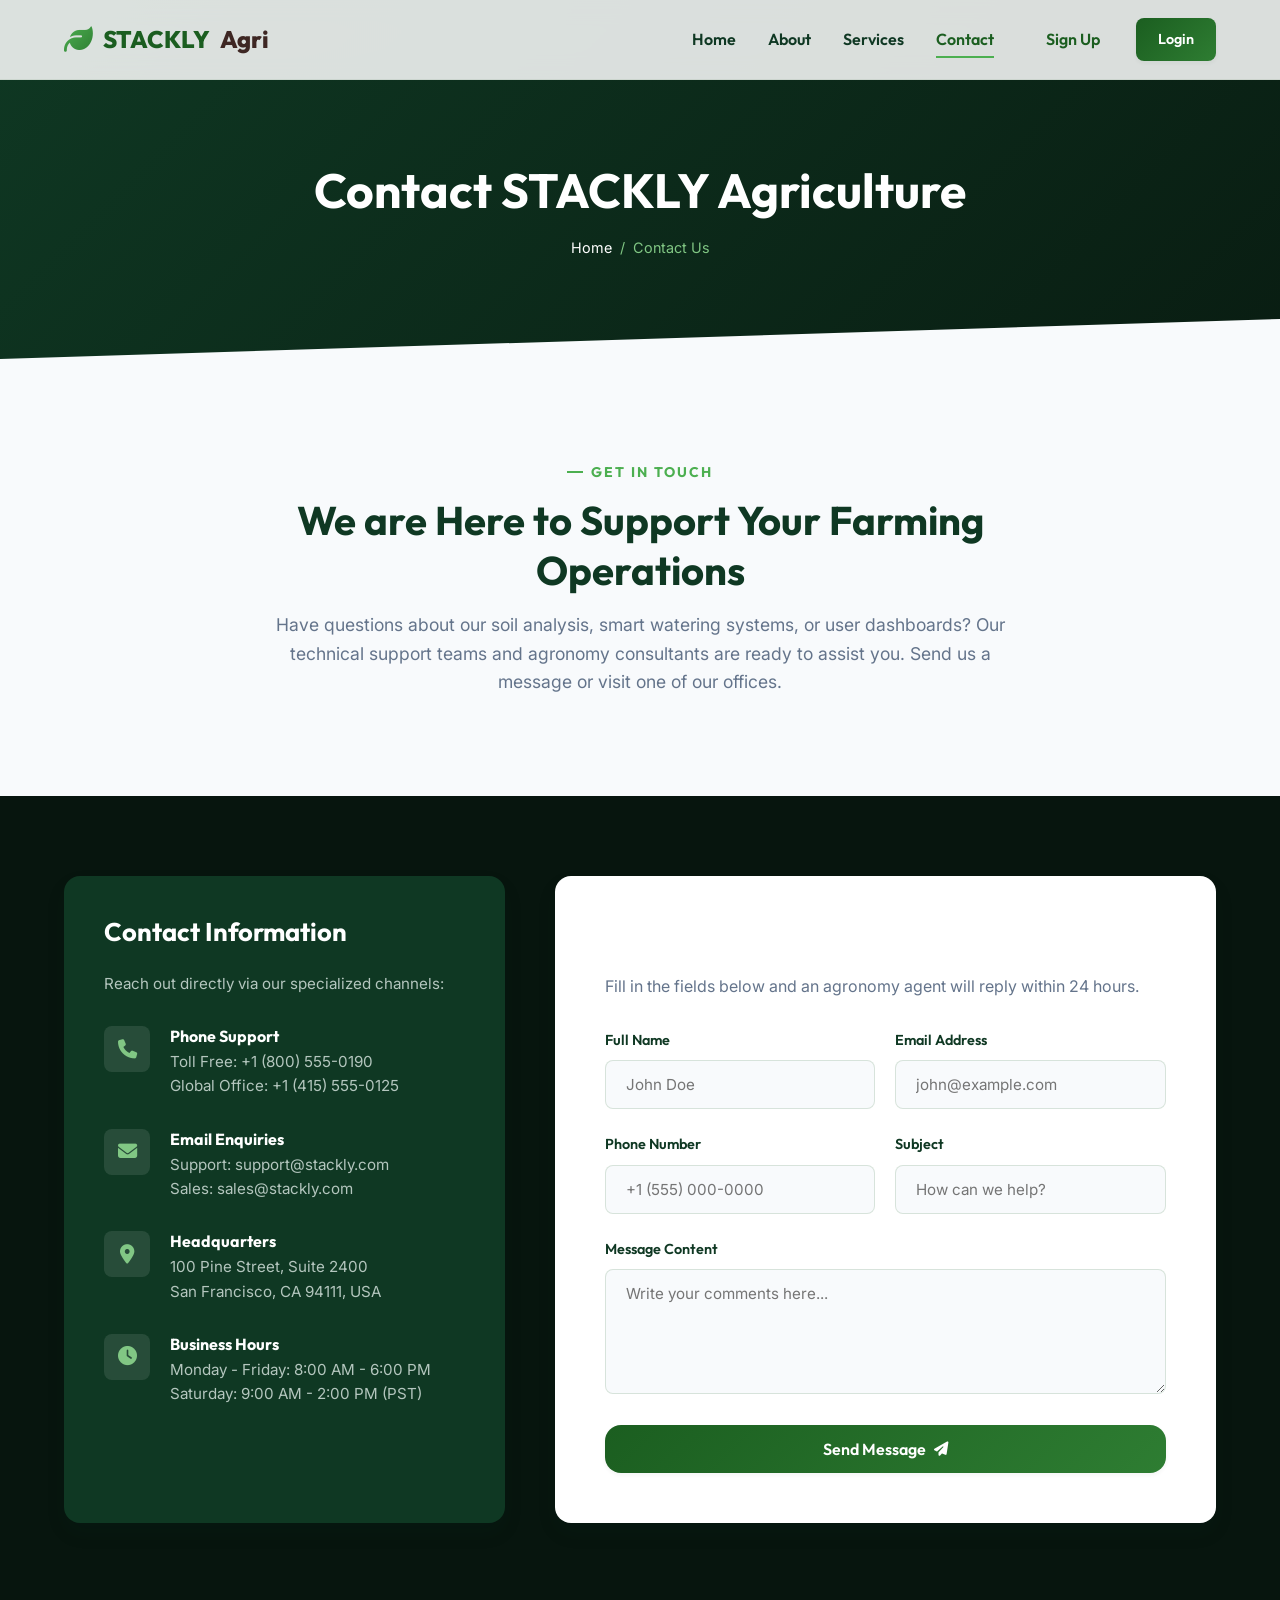
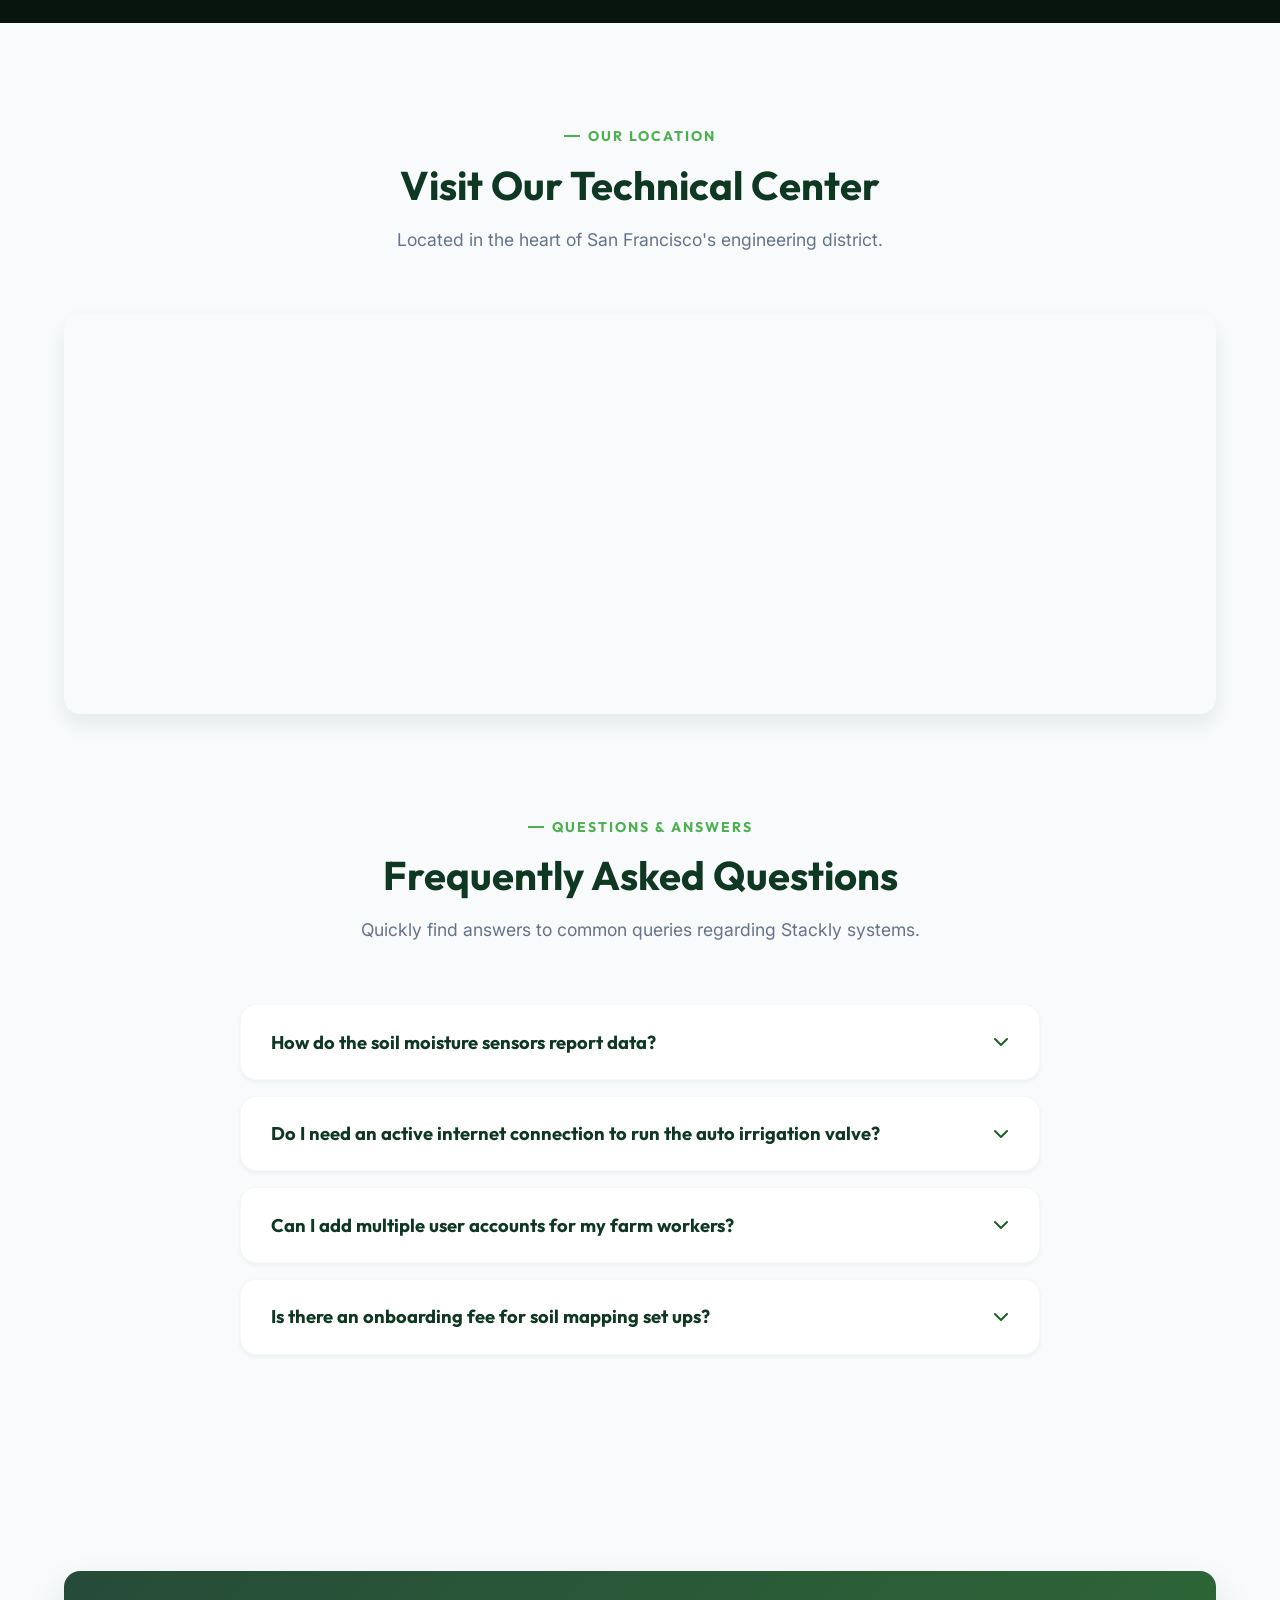
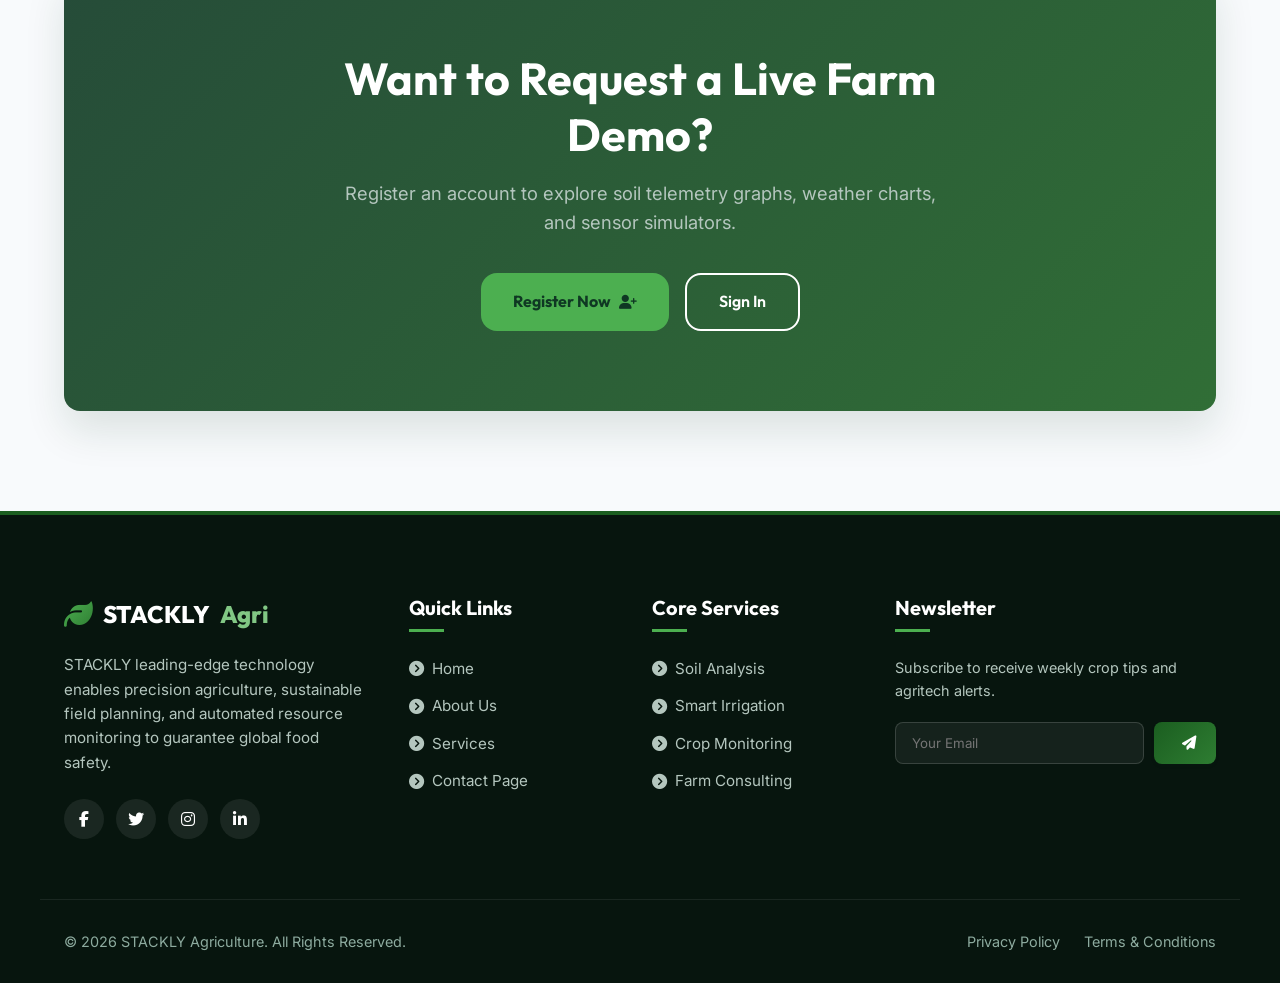
<file: contact.html>
<!DOCTYPE html>
<html lang="en">
<head>
    <meta charset="UTF-8">
    <meta name="viewport" content="width=device-width, initial-scale=1.0">
    <title>Contact Us - STACKLY Agriculture Solutions</title>
    <meta name="description" content="Reach out to STACKLY Agri. Contact us via phone, email, or visit our office. Read our FAQ for quick troubleshooting answers.">
    <!-- FontAwesome CDN -->
    <link rel="stylesheet" href="https://cdnjs.cloudflare.com/ajax/libs/font-awesome/6.4.0/css/all.min.css">
    <!-- CSS -->
    <link rel="stylesheet" href="css/style.css">
    <link rel="stylesheet" href="css/responsive.css">
</head>
<body>

    <!-- 1. NAVBAR -->
    <header class="header">
        <div class="container">
            <a href="index.html" class="logo">
                <i class="fa-solid fa-leaf"></i> STACKLY<span>Agri</span>
            </a>
            
            <nav class="navbar">
                <a href="index.html" class="nav-link">Home</a>
                <a href="about.html" class="nav-link">About</a>
                <a href="services.html" class="nav-link">Services</a>
                <a href="contact.html" class="nav-link active">Contact</a>
                <div class="nav-actions" id="nav-auth-actions">
                    <a href="signup.html" class="btn-nav-login">Sign Up</a>
                    <a href="login.html" class="btn btn-primary btn-nav-signup">Login</a>
                </div>
            </nav>

            <button class="hamburger" aria-label="Toggle Menu">
                <span></span>
                <span></span>
                <span></span>
            </button>
        </div>
    </header>

    <!-- 2. CONTACT HERO -->
    <section class="page-hero">
        <div class="container">
            <h1>Contact STACKLY Agriculture</h1>
            <div class="breadcrumbs">
                <a href="index.html">Home</a> / <span>Contact Us</span>
            </div>
        </div>
    </section>

    <!-- 3. CONTACT INTRODUCTION -->
    <section class="section reveal">
        <div class="container text-center" style="max-width: 800px; margin: 0 auto;">
            <span class="section-tag">Get in Touch</span>
            <h2 class="section-title">We are Here to Support Your Farming Operations</h2>
            <p class="section-desc">Have questions about our soil analysis, smart watering systems, or user dashboards? Our technical support teams and agronomy consultants are ready to assist you. Send us a message or visit one of our offices.</p>
        </div>
    </section>

    <!-- CONTACT CORE DETAILS (SECTIONS 4, 5, 6, 7 & FORM 8) -->
    <section class="section section-dark reveal" style="padding-top: 80px;">
        <div class="container contact-grid">
            
            <!-- Side Card with Info Blocks -->
            <div class="contact-info-card">
                <h3>Contact Information</h3>
                <p style="color: #B4C6BE; font-size: 0.95rem; margin-bottom: 30px;">Reach out directly via our specialized channels:</p>
                
                <div class="contact-details-list">
                    
                    <!-- 4. Phone Information -->
                    <div class="contact-detail-item">
                        <div class="contact-detail-icon"><i class="fa-solid fa-phone"></i></div>
                        <div class="contact-detail-text">
                            <h4>Phone Support</h4>
                            <p>Toll Free: +1 (800) 555-0190</p>
                            <p>Global Office: +1 (415) 555-0125</p>
                        </div>
                    </div>

                    <!-- 5. Email Information -->
                    <div class="contact-detail-item">
                        <div class="contact-detail-icon"><i class="fa-solid fa-envelope"></i></div>
                        <div class="contact-detail-text">
                            <h4>Email Enquiries</h4>
                            <p>Support: support@stackly.com</p>
                            <p>Sales: sales@stackly.com</p>
                        </div>
                    </div>

                    <!-- 6. Office Information -->
                    <div class="contact-detail-item">
                        <div class="contact-detail-icon"><i class="fa-solid fa-location-dot"></i></div>
                        <div class="contact-detail-text">
                            <h4>Headquarters</h4>
                            <p>100 Pine Street, Suite 2400</p>
                            <p>San Francisco, CA 94111, USA</p>
                        </div>
                    </div>

                    <!-- 7. Business Hours -->
                    <div class="contact-detail-item">
                        <div class="contact-detail-icon"><i class="fa-solid fa-clock"></i></div>
                        <div class="contact-detail-text">
                            <h4>Business Hours</h4>
                            <p>Monday - Friday: 8:00 AM - 6:00 PM</p>
                            <p>Saturday: 9:00 AM - 2:00 PM (PST)</p>
                        </div>
                    </div>

                </div>
            </div>

            <!-- 8. Contact Form Container -->
            <div class="form-container" style="color: var(--color-text-dark);">
                <div class="success-banner"></div>
                <h3 class="form-title">Send a Message</h3>
                <p class="form-subtitle">Fill in the fields below and an agronomy agent will reply within 24 hours.</p>
                
                <form id="contact-form" novalidate>
                    <div class="form-row">
                        <div class="form-group">
                            <label for="name" class="form-label">Full Name</label>
                            <input type="text" id="name" class="form-control" placeholder="John Doe" required>
                        </div>
                        <div class="form-group">
                            <label for="email" class="form-label">Email Address</label>
                            <input type="email" id="email" class="form-control" placeholder="john@example.com" required>
                        </div>
                    </div>
                    <div class="form-row">
                        <div class="form-group">
                            <label for="phone" class="form-label">Phone Number</label>
                            <input type="tel" id="phone" class="form-control" placeholder="+1 (555) 000-0000" required>
                        </div>
                        <div class="form-group">
                            <label for="subject" class="form-label">Subject</label>
                            <input type="text" id="subject" class="form-control" placeholder="How can we help?" required>
                        </div>
                    </div>
                    <div class="form-group">
                        <label for="message" class="form-label">Message Content</label>
                        <textarea id="message" rows="5" class="form-control" placeholder="Write your comments here..." required></textarea>
                    </div>
                    <button type="submit" class="btn btn-primary" style="width: 100%;">Send Message <i class="fa-solid fa-paper-plane"></i></button>
                </form>
            </div>

        </div>
    </section>

    <!-- 9. MAP SECTION -->
    <section class="section reveal" style="padding-bottom: 0;">
        <div class="container">
            <div class="section-header">
                <span class="section-tag">Our Location</span>
                <h2 class="section-title">Visit Our Technical Center</h2>
                <p class="section-desc">Located in the heart of San Francisco's engineering district.</p>
            </div>
            <div style="border-radius: var(--radius-md); overflow: hidden; box-shadow: var(--shadow-md); height: 400px; width: 100%;">
                <iframe 
                    src="https://www.google.com/maps?q=100+Pine+Street,+San+Francisco,+CA+94111&output=embed" 
                    width="100%" 
                    height="100%" 
                    style="border:0;" 
                    allowfullscreen="" 
                    loading="lazy">
                </iframe>
            </div>
        </div>
    </section>

    <!-- 10. FAQ ACCORDION SECTION -->
    <section class="section reveal">
        <div class="container">
            <div class="section-header">
                <span class="section-tag">Questions & Answers</span>
                <h2 class="section-title">Frequently Asked Questions</h2>
                <p class="section-desc">Quickly find answers to common queries regarding Stackly systems.</p>
            </div>
            
            <div class="faq-accordion">
                <!-- FAQ Item 1 -->
                <div class="faq-item">
                    <div class="faq-header">
                        <h3>How do the soil moisture sensors report data?</h3>
                        <span class="faq-icon"><i class="fa-solid fa-chevron-down"></i></span>
                    </div>
                    <div class="faq-content">
                        <p>Our field telemetry units connect to a local LoRa gateway node installed on your farm. The gateway transmits readings to Stackly databases using cellular links, updating your dashboard metrics every 15 minutes.</p>
                    </div>
                </div>

                <!-- FAQ Item 2 -->
                <div class="faq-item">
                    <div class="faq-header">
                        <h3>Do I need an active internet connection to run the auto irrigation valve?</h3>
                        <span class="faq-icon"><i class="fa-solid fa-chevron-down"></i></span>
                    </div>
                    <div class="faq-content">
                        <p>No. While the valves sync settings from the cloud when connected, they contain internal microcontrollers that execute pre-programmed scheduling rules locally even if connection is temporarily lost.</p>
                    </div>
                </div>

                <!-- FAQ Item 3 -->
                <div class="faq-item">
                    <div class="faq-header">
                        <h3>Can I add multiple user accounts for my farm workers?</h3>
                        <span class="faq-icon"><i class="fa-solid fa-chevron-down"></i></span>
                    </div>
                    <div class="faq-content">
                        <p>Yes. Registered Farm operators can configure access permissions for crew members, allowing workers to update task lists and read weather metrics without accessing budget details.</p>
                    </div>
                </div>

                <!-- FAQ Item 4 -->
                <div class="faq-item">
                    <div class="faq-header">
                        <h3>Is there an onboarding fee for soil mapping set ups?</h3>
                        <span class="faq-icon"><i class="fa-solid fa-chevron-down"></i></span>
                    </div>
                    <div class="faq-content">
                        <p>Standard registration includes basic set up checklists. Large scale field mappings involving drone flyovers feature custom quotes based on monitored acreage sizes.</p>
                    </div>
                </div>
            </div>
        </div>
    </section>

    <!-- 11. CALL TO ACTION (CTA) SECTION -->
    <section class="section reveal">
        <div class="container">
            <div class="cta-banner">
                <h2>Want to Request a Live Farm Demo?</h2>
                <p>Register an account to explore soil telemetry graphs, weather charts, and sensor simulators.</p>
                <div class="btn-group">
                    <a href="signup.html" class="btn btn-accent">Register Now <i class="fa-solid fa-user-plus"></i></a>
                    <a href="login.html" class="btn btn-outline-white">Sign In</a>
                </div>
            </div>
        </div>
    </section>

    <!-- 12. FOOTER -->
    <footer class="footer">
        <div class="container footer-grid">
            <div class="footer-widget footer-about">
                <a href="index.html" class="logo">
                    <i class="fa-solid fa-leaf"></i> STACKLY<span>Agri</span>
                </a>
                <p>STACKLY leading-edge technology enables precision agriculture, sustainable field planning, and automated resource monitoring to guarantee global food safety.</p>
                <div class="social-links">
                    <a href="404.html" class="social-btn"><i class="fa-brands fa-facebook-f"></i></a>
                    <a href="404.html" class="social-btn"><i class="fa-brands fa-twitter"></i></a>
                    <a href="404.html" class="social-btn"><i class="fa-brands fa-instagram"></i></a>
                    <a href="404.html" class="social-btn"><i class="fa-brands fa-linkedin-in"></i></a>
                </div>
            </div>

            <div class="footer-widget">
                <h3>Quick Links</h3>
                <ul class="footer-links-list">
                    <li><a href="index.html"><i class="fa-solid fa-circle-chevron-right"></i> Home</a></li>
                    <li><a href="about.html"><i class="fa-solid fa-circle-chevron-right"></i> About Us</a></li>
                    <li><a href="services.html"><i class="fa-solid fa-circle-chevron-right"></i> Services</a></li>
                    <li><a href="contact.html"><i class="fa-solid fa-circle-chevron-right"></i> Contact Page</a></li>
                </ul>
            </div>

            <div class="footer-widget">
                <h3>Core Services</h3>
                <ul class="footer-links-list">
                    <li><a href="services.html"><i class="fa-solid fa-circle-chevron-right"></i> Soil Analysis</a></li>
                    <li><a href="services.html"><i class="fa-solid fa-circle-chevron-right"></i> Smart Irrigation</a></li>
                    <li><a href="services.html"><i class="fa-solid fa-circle-chevron-right"></i> Crop Monitoring</a></li>
                    <li><a href="services.html"><i class="fa-solid fa-circle-chevron-right"></i> Farm Consulting</a></li>
                </ul>
            </div>

            <div class="footer-widget">
                <h3>Newsletter</h3>
                <p style="color: #B4C6BE; font-size: 0.9rem; margin-bottom: 20px;">Subscribe to receive weekly crop tips and agritech alerts.</p>
                <form class="newsletter-form" onsubmit="event.preventDefault(); alert('Subscribed!'); this.reset();">
                    <input type="email" placeholder="Your Email" class="newsletter-input" required>
                    <button type="submit" class="btn btn-primary newsletter-btn"><i class="fa-solid fa-paper-plane"></i></button>
                </form>
            </div>
        </div>

        <div class="container footer-bottom">
            <p>&copy; 2026 STACKLY Agriculture. All Rights Reserved.</p>
            <div class="footer-bottom-links">
                <a href="404.html">Privacy Policy</a>
                <a href="404.html">Terms & Conditions</a>
            </div>
        </div>
    </footer>

    <!-- JS Scripts -->
    <script src="js/auth.js"></script>
    <script src="js/forms.js"></script>
    <script src="js/main.js"></script>
</body>
</html>
</file>
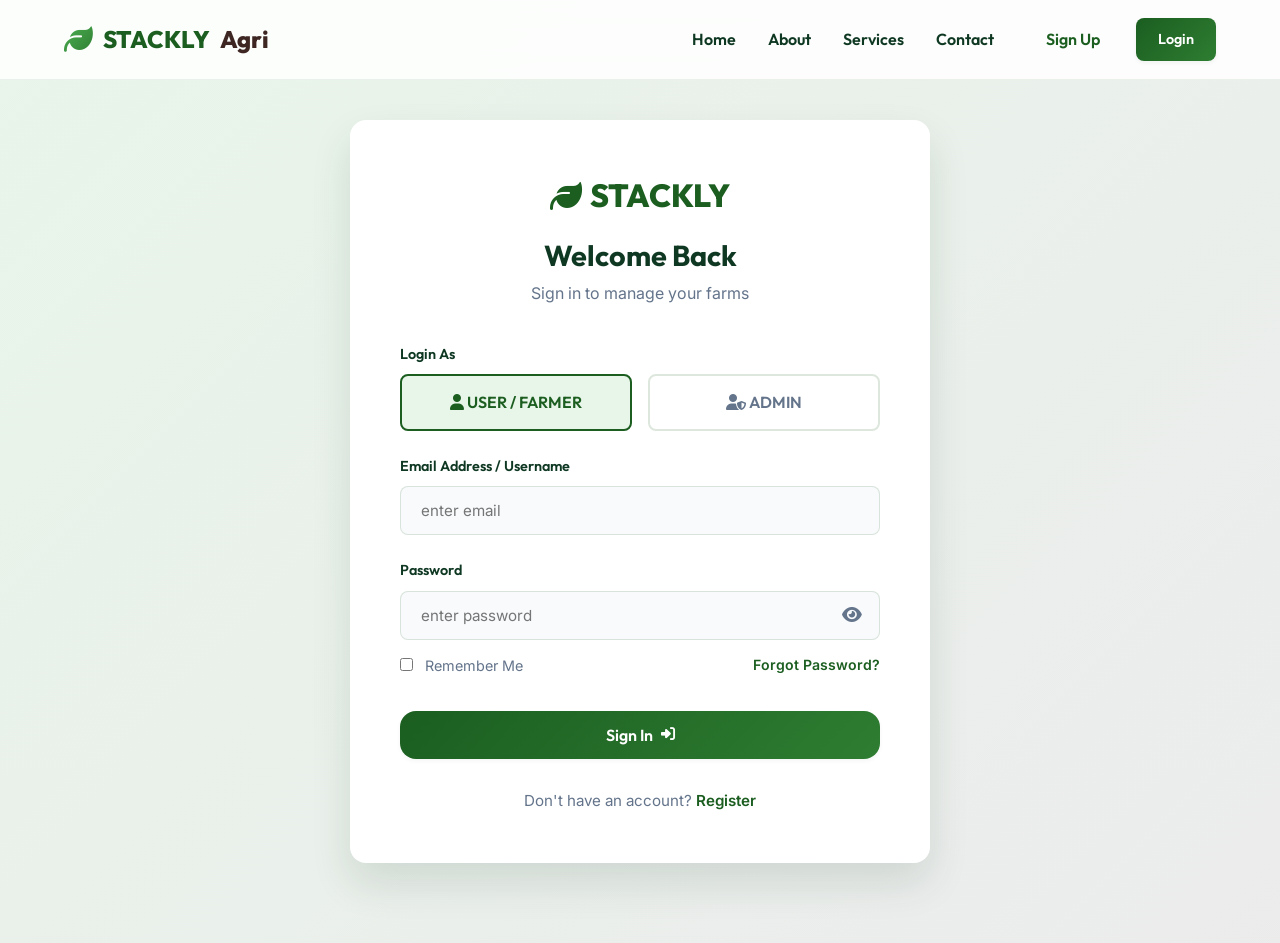
<file: login.html>
<!DOCTYPE html>
<html lang="en">
<head>
    <meta charset="UTF-8">
    <meta name="viewport" content="width=device-width, initial-scale=1.0">
    <title>Sign In - STACKLY Agriculture</title>
    <meta name="description" content="Access your STACKLY agriculture analytics. Log in as a User, Farmer, or Administrator.">
    <!-- FontAwesome CDN -->
    <link rel="stylesheet" href="https://cdnjs.cloudflare.com/ajax/libs/font-awesome/6.4.0/css/all.min.css">
    <!-- CSS -->
    <link rel="stylesheet" href="css/style.css">
    <link rel="stylesheet" href="css/responsive.css">
</head>
<body>

    <!-- NAVBAR -->
    <header class="header">
        <div class="container">
            <a href="index.html" class="logo">
                <i class="fa-solid fa-leaf"></i> STACKLY<span>Agri</span>
            </a>
            
            <nav class="navbar">
                <a href="index.html" class="nav-link">Home</a>
                <a href="about.html" class="nav-link">About</a>
                <a href="services.html" class="nav-link">Services</a>
                <a href="contact.html" class="nav-link">Contact</a>
                <div class="nav-actions" id="nav-auth-actions">
                    <a href="signup.html" class="btn-nav-login">Sign Up</a>
                    <a href="login.html" class="btn btn-primary btn-nav-signup">Login</a>
                </div>
            </nav>

            <button class="hamburger" aria-label="Toggle Menu">
                <span></span>
                <span></span>
                <span></span>
            </button>
        </div>
    </header>

    <!-- LOGIN CORE FORM WRAPPER -->
    <div class="auth-page-wrapper">
        <div class="auth-card reveal active">
            
            <div class="auth-header">
                <a href="index.html" class="auth-logo">
                    <i class="fa-solid fa-leaf"></i> STACKLY
                </a>
                <h2 class="auth-title">Welcome Back</h2>
                <p class="auth-subtitle">Sign in to manage your farms</p>
            </div>

            <!-- Login Error Display -->
            <div class="error-msg" id="login-error-alert" style="background-color: #FFEBEE; border-left: 4px solid #D32F2F; padding: 12px; margin-bottom: 20px; border-radius: var(--radius-sm); color: #C62828;"></div>

            <!-- Pre-fill Credentials helper block -->
         

            <form id="login-form" novalidate>
                
                <!-- Login Option Selection: Login As USER or ADMIN -->
                <div class="form-group">
                    <label class="form-label">Login As</label>
                    <div class="login-options-grid">
                        <div class="user-type-option">
                            <input type="radio" name="loginAs" id="login-user" value="user" checked>
                            <label for="login-user" class="user-type-label">
                                <i class="fa-solid fa-user"></i> USER / FARMER
                            </label>
                        </div>
                        <div class="user-type-option">
                            <input type="radio" name="loginAs" id="login-admin" value="admin">
                            <label for="login-admin" class="user-type-label">
                                <i class="fa-solid fa-user-shield"></i> ADMIN
                            </label>
                        </div>
                    </div>
                </div>

                <!-- Email field -->
                <div class="form-group">
                    <label for="email" class="form-label">Email Address / Username</label>
                    <input type="email" id="email" class="form-control" placeholder="enter email" required>
                </div>

                <!-- Password field -->
                <div class="form-group">
                    <label for="password" class="form-label">Password</label>
                    <div class="password-input-wrapper">
                        <input type="password" id="password" class="form-control" placeholder="enter password" required>
                        <button type="button" class="password-toggle-btn" tabindex="-1"><i class="fa-solid fa-eye"></i></button>
                    </div>
                </div>

                <!-- Remember Me and Forgot Password links -->
                <div class="form-group" style="display: flex; justify-content: space-between; align-items: center; margin-top: -10px;">
                    <label class="form-checkbox">
                        <input type="checkbox" id="rememberMe">
                        <span>Remember Me</span>
                    </label>
                    <a href="#" onclick="alert('Password reset link has been sent to your email.');" style="font-size: 0.88rem; color: var(--color-primary); font-weight: 600;">Forgot Password?</a>
                </div>

                <!-- Form Submit Button -->
                <button type="submit" class="btn btn-primary" style="width: 100%; margin-top: 10px;">
                    Sign In <i class="fa-solid fa-right-to-bracket"></i>
                </button>
            </form>

            <div class="auth-footer">
                Don't have an account? <a href="signup.html">Register</a>
            </div>

        </div>
    </div>

    <!-- JS Scripts -->
    <script src="js/auth.js"></script>
    <script src="js/forms.js"></script>
    <script src="js/main.js"></script>
</body>
</html>
</file>
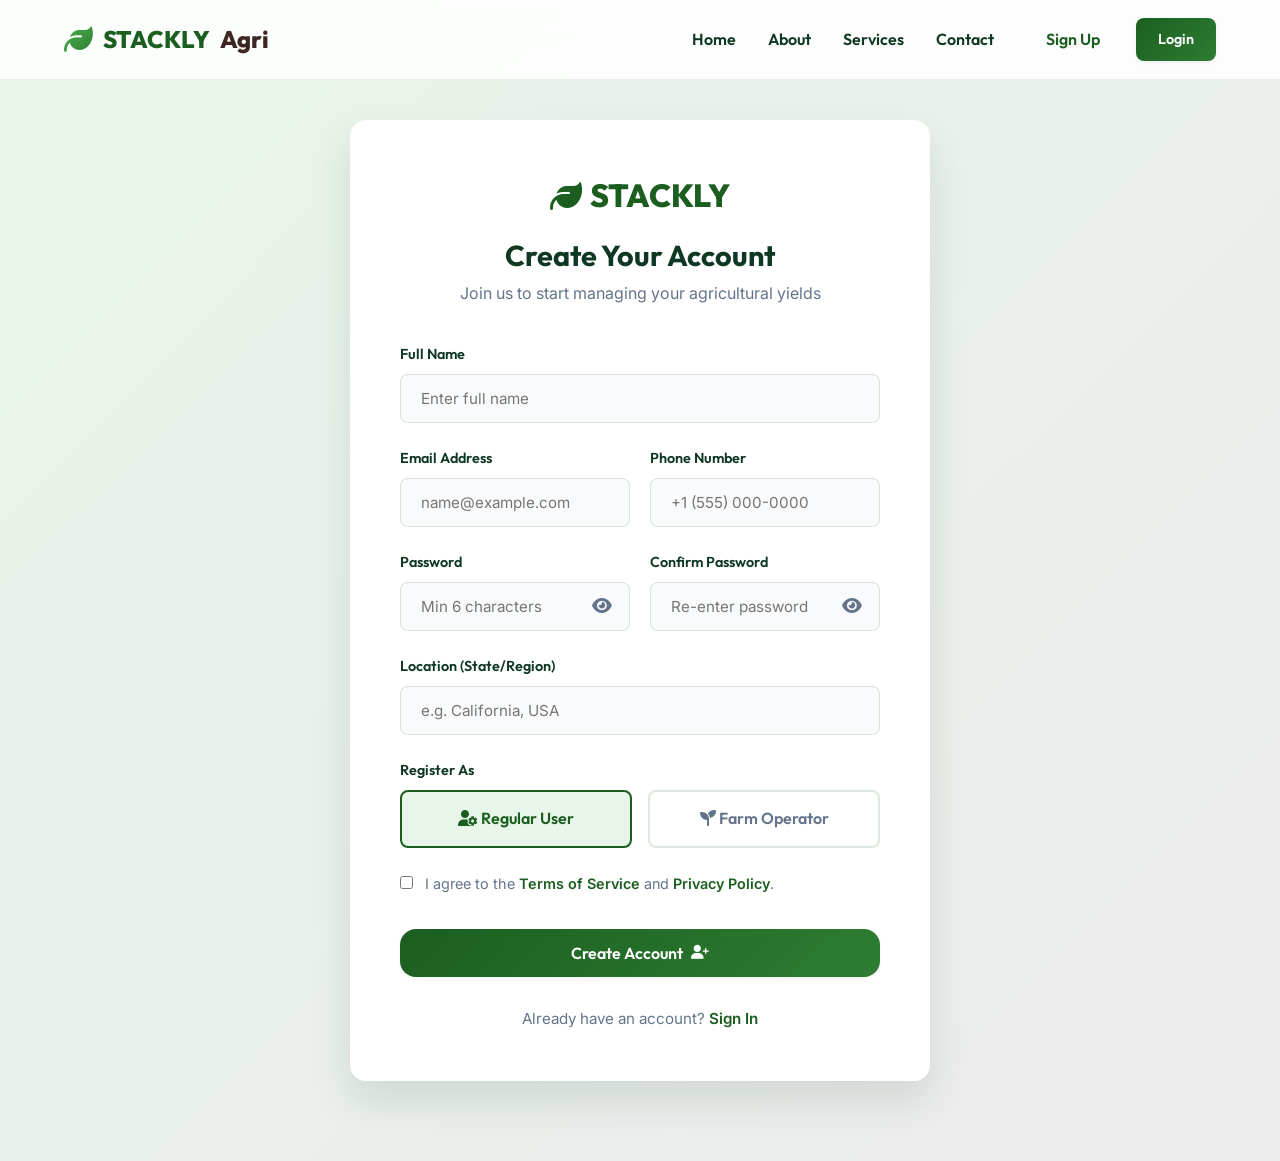
<file: signup.html>
<!DOCTYPE html>
<html lang="en">
<head>
    <meta charset="UTF-8">
    <meta name="viewport" content="width=device-width, initial-scale=1.0">
    <title>Register Account - STACKLY Agriculture</title>
    <meta name="description" content="Create your STACKLY account to access farm management dashboards, soil telemetry sensors, and automated irrigation.">
    <!-- FontAwesome CDN -->
    <link rel="stylesheet" href="https://cdnjs.cloudflare.com/ajax/libs/font-awesome/6.4.0/css/all.min.css">
    <!-- CSS -->
    <link rel="stylesheet" href="css/style.css">
    <link rel="stylesheet" href="css/responsive.css">
</head>
<body>

    <!-- NAVBAR (STICKY AND LOGO) -->
    <header class="header">
        <div class="container">
            <a href="index.html" class="logo">
                <i class="fa-solid fa-leaf"></i> STACKLY<span>Agri</span>
            </a>
            
            <nav class="navbar">
                <a href="index.html" class="nav-link">Home</a>
                <a href="about.html" class="nav-link">About</a>
                <a href="services.html" class="nav-link">Services</a>
                <a href="contact.html" class="nav-link">Contact</a>
                <div class="nav-actions" id="nav-auth-actions">
                    <a href="signup.html" class="btn-nav-login">Sign Up</a>
                    <a href="login.html" class="btn btn-primary btn-nav-signup">Login</a>
                </div>
            </nav>

            <button class="hamburger" aria-label="Toggle Menu">
                <span></span>
                <span></span>
                <span></span>
            </button>
        </div>
    </header>

    <!-- SIGN UP CORE FORM WRAPPER -->
    <div class="auth-page-wrapper">
        <div class="auth-card reveal active">
            
            <div class="auth-header">
                <a href="index.html" class="auth-logo">
                    <i class="fa-solid fa-leaf"></i> STACKLY
                </a>
                <h2 class="auth-title">Create Your Account</h2>
                <p class="auth-subtitle">Join us to start managing your agricultural yields</p>
            </div>

            <!-- Registration Success Banner -->
            <div class="success-banner" id="success-banner"></div>

            <form id="signup-form" novalidate>
                
                <!-- Full Name Field -->
                <div class="form-group">
                    <label for="fullname" class="form-label">Full Name</label>
                    <input type="text" id="fullname" class="form-control" placeholder="Enter full name" required>
                </div>

                <!-- Email & Phone Grouped Row -->
                <div class="form-row">
                    <div class="form-group">
                        <label for="email" class="form-label">Email Address</label>
                        <input type="email" id="email" class="form-control" placeholder="name@example.com" required>
                    </div>
                    <div class="form-group">
                        <label for="phone" class="form-label">Phone Number</label>
                        <input type="tel" id="phone" class="form-control" placeholder="+1 (555) 000-0000" required>
                    </div>
                </div>

                <!-- Password Fields Row -->
                <div class="form-row">
                    <div class="form-group">
                        <label for="password" class="form-label">Password</label>
                        <div class="password-input-wrapper">
                            <input type="password" id="password" class="form-control" placeholder="Min 6 characters" required>
                            <button type="button" class="password-toggle-btn" tabindex="-1"><i class="fa-solid fa-eye"></i></button>
                        </div>
                    </div>
                    <div class="form-group">
                        <label for="confirmPassword" class="form-label">Confirm Password</label>
                        <div class="password-input-wrapper">
                            <input type="password" id="confirmPassword" class="form-control" placeholder="Re-enter password" required>
                            <button type="button" class="password-toggle-btn" tabindex="-1"><i class="fa-solid fa-eye"></i></button>
                        </div>
                    </div>
                </div>

                <!-- Location Field -->
                <div class="form-group">
                    <label for="location" class="form-label">Location (State/Region)</label>
                    <input type="text" id="location" class="form-control" placeholder="e.g. California, USA" required>
                </div>

                <!-- User Type Selection (User / Farmer) -->
                <div class="form-group">
                    <label class="form-label">Register As</label>
                    <div class="user-type-switch-wrapper">
                        <div class="user-type-option">
                            <input type="radio" name="userType" id="type-user" value="user" checked>
                            <label for="type-user" class="user-type-label">
                                <i class="fa-solid fa-user-gear"></i> Regular User
                            </label>
                        </div>
                        <div class="user-type-option">
                            <input type="radio" name="userType" id="type-farmer" value="farmer">
                            <label for="type-farmer" class="user-type-label">
                                <i class="fa-solid fa-seedling"></i> Farm Operator
                            </label>
                        </div>
                    </div>
                </div>

                <!-- Terms and Conditions checkbox -->
                <div class="form-group">
                    <label class="form-checkbox">
                        <input type="checkbox" id="terms" required>
                        <span>I agree to the <a href="#">Terms of Service</a> and <a href="#">Privacy Policy</a>.</span>
                    </label>
                </div>

                <!-- Form Submit Button -->
                <button type="submit" class="btn btn-primary" style="width: 100%; margin-top: 10px;">
                    Create Account <i class="fa-solid fa-user-plus"></i>
                </button>
            </form>

            <div class="auth-footer">
                Already have an account? <a href="login.html">Sign In</a>
            </div>

        </div>
    </div>

    <!-- JS Scripts -->
    <script src="js/auth.js"></script>
    <script src="js/forms.js"></script>
    <script src="js/main.js"></script>
</body>
</html>
</file>
<file: css/style.css>
/* ==========================================================================
   STACKLY AGRICULTURE DESIGN SYSTEM - CSS
   ========================================================================== */

/* Import Google Fonts */
@import url('https://fonts.googleapis.com/css2?family=Inter:wght@300;400;500;600;700&family=Outfit:wght@300;400;500;600;700;800&display=swap');

:root {
    /* Color Palette */
    --color-primary-dark: #0F3823;    /* Deep Forest Green */
    --color-primary: #1B5E20;         /* Dark Agriculture Green */
    --color-primary-light: #2E7D32;   /* Agriculture Green */
    --color-accent: #4CAF50;          /* Vibrant Green */
    --color-accent-light: #81C784;    /* Mint Green */
    --color-mint-pale: #E8F5E9;       /* Light Pale Green */
    --color-earth-dark: #3E2723;      /* Dark Soil Brown */
    --color-earth: #5D4037;           /* Earth Brown */
    --color-earth-light: #8D6E63;     /* Light Soil Tone */
    --color-warm-gold: #F57F17;       /* Sun/Crop Gold */
    --color-text-dark: #1E293B;       /* Dark Slate Text */
    --color-text-muted: #64748B;      /* Gray Slate Text */
    --color-bg-light: #F8FAFC;        /* Light Background */
    --color-bg-white: #FFFFFF;        /* White Card Background */
    --color-bg-dark: #07150E;         /* Premium Dark Green Background */
    --color-bg-dark-card: #12281D;    /* Dark Card Background */
    
    /* Font Definitions */
    --font-heading: 'Outfit', sans-serif;
    --font-body: 'Inter', sans-serif;
    
    /* Shadows */
    --shadow-sm: 0 2px 4px rgba(15, 56, 35, 0.05);
    --shadow-md: 0 10px 20px rgba(15, 56, 35, 0.08);
    --shadow-lg: 0 20px 40px rgba(15, 56, 35, 0.12);
    --shadow-glow: 0 0 25px rgba(76, 175, 80, 0.35);
    
    /* Borders & Transitions */
    --radius-sm: 8px;
    --radius-md: 16px;
    --radius-lg: 24px;
    --radius-full: 9999px;
    
    --transition-fast: 0.2s cubic-bezier(0.4, 0, 0.2, 1);
    --transition-smooth: 0.4s cubic-bezier(0.4, 0, 0.2, 1);
    --transition-bounce: 0.5s cubic-bezier(0.68, -0.6, 0.32, 1.6);
    
    /* Layout Sizes */
    --navbar-height: 80px;
    --container-width: 1200px;
}

/* ==========================================================================
   Resets and Global Settings
   ========================================================================== */
* {
    margin: 0;
    padding: 0;
    box-sizing: border-box;
}

html {
    scroll-behavior: smooth;
    font-size: 16px;
}

body {
    font-family: var(--font-body);
    background-color: var(--color-bg-light);
    color: var(--color-text-dark);
    line-height: 1.6;
    overflow-x: hidden;
}

h1, h2, h3, h4, h5, h6 {
    font-family: var(--font-heading);
    color: var(--color-primary-dark);
    font-weight: 700;
    line-height: 1.25;
}

a {
    text-decoration: none;
    color: inherit;
    transition: var(--transition-fast);
}

img {
    max-width: 100%;
    height: auto;
    display: block;
}

li {
    list-style: none;
}

/* ==========================================================================
   Animations
   ========================================================================== */
@keyframes fadeIn {
    from { opacity: 0; }
    to { opacity: 1; }
}

@keyframes slideUp {
    from {
        opacity: 0;
        transform: translateY(30px);
    }
    to {
        opacity: 1;
        transform: translateY(0);
    }
}

@keyframes float {
    0%, 100% { transform: translateY(0); }
    50% { transform: translateY(-10px); }
}

@keyframes floatReverse {
    0%, 100% { transform: translateY(0); }
    50% { transform: translateY(10px); }
}

@keyframes shimmer {
    0% { background-position: -200% 0; }
    100% { background-position: 200% 0; }
}

@keyframes pulseGlow {
    0%, 100% { box-shadow: 0 0 15px rgba(76, 175, 80, 0.2); }
    50% { box-shadow: 0 0 30px rgba(76, 175, 80, 0.5); }
}

.animate-fade-in {
    animation: fadeIn 1s ease-out forwards;
}

.animate-slide-up {
    animation: slideUp 0.8s cubic-bezier(0.25, 1, 0.5, 1) forwards;
}

.animate-float {
    animation: float 4s ease-in-out infinite;
}

/* Scroll Animation States */
.reveal {
    opacity: 0;
    transform: translateY(40px);
    transition: all 0.8s cubic-bezier(0.25, 1, 0.5, 1);
}

.reveal.active {
    opacity: 1;
    transform: translateY(0);
}

/* ==========================================================================
   Common Utilities
   ========================================================================== */
.container {
    max-width: var(--container-width);
    margin: 0 auto;
    padding: 0 24px;
    width: 100%;
}

.section {
    padding: 100px 0;
}

.section-dark {
    background-color: var(--color-bg-dark);
    color: var(--color-bg-light);
}

.section-dark h2, 
.section-dark h3,
.section-dark h4 {
    color: #FFFFFF;
}

.text-center {
    text-align: center;
}

/* Headers */
.section-header {
    max-width: 650px;
    margin: 0 auto 60px auto;
    text-align: center;
}

.section-tag {
    font-size: 0.875rem;
    text-transform: uppercase;
    font-family: var(--font-heading);
    letter-spacing: 2px;
    font-weight: 700;
    color: var(--color-accent);
    display: inline-block;
    margin-bottom: 12px;
    position: relative;
    padding-left: 24px;
}

.section-tag::before {
    content: '';
    position: absolute;
    left: 0;
    top: 50%;
    transform: translateY(-50%);
    width: 16px;
    height: 2px;
    background-color: var(--color-accent);
}

.section-title {
    font-size: 2.5rem;
    margin-bottom: 16px;
    position: relative;
}

.section-desc {
    color: var(--color-text-muted);
    font-size: 1.1rem;
}

.section-dark .section-desc {
    color: #B4C6BE;
}

/* Grid Layouts */
.grid-2 {
    display: grid;
    grid-template-columns: repeat(2, 1fr);
    gap: 40px;
    align-items: center;
}

.grid-3 {
    display: grid;
    grid-template-columns: repeat(3, 1fr);
    gap: 30px;
}

.grid-4 {
    display: grid;
    grid-template-columns: repeat(4, 1fr);
    gap: 24px;
}

/* Buttons */
.btn-group {
    display: flex;
    gap: 16px;
    flex-wrap: wrap;
}

.btn {
    display: inline-flex;
    align-items: center;
    justify-content: center;
    padding: 14px 32px;
    font-family: var(--font-heading);
    font-size: 1rem;
    font-weight: 600;
    border-radius: var(--radius-md);
    cursor: pointer;
    transition: var(--transition-fast);
    position: relative;
    overflow: hidden;
    z-index: 1;
    border: none;
    outline: none;
}

.btn::after {
    content: '';
    position: absolute;
    top: 0;
    left: 0;
    width: 100%;
    height: 100%;
    background: rgba(255, 255, 255, 0.1);
    transform: scaleX(0);
    transform-origin: right;
    transition: transform 0.4s ease;
    z-index: -1;
}

.btn:hover::after {
    transform: scaleX(1);
    transform-origin: left;
}

.btn:hover {
    transform: translateY(-3px);
}

.btn-primary {
    background: linear-gradient(135deg, var(--color-primary), var(--color-primary-light));
    color: var(--color-bg-white);
    box-shadow: var(--shadow-sm);
}

.btn-primary:hover {
    box-shadow: 0 8px 16px rgba(27, 94, 32, 0.3);
}

.btn-secondary {
    background: linear-gradient(135deg, var(--color-earth), var(--color-earth-dark));
    color: var(--color-bg-white);
}

.btn-secondary:hover {
    box-shadow: 0 8px 16px rgba(93, 64, 55, 0.3);
}

.btn-accent {
    background: var(--color-accent);
    color: var(--color-primary-dark);
    font-weight: 700;
}

.btn-accent:hover {
    box-shadow: var(--shadow-glow);
}

.btn-outline {
    background: transparent;
    border: 2px solid var(--color-primary-light);
    color: var(--color-primary);
}

.btn-outline:hover {
    background: var(--color-primary-light);
    color: #FFFFFF;
}

.btn-outline-white {
    background: transparent;
    border: 2px solid #FFFFFF;
    color: #FFFFFF;
}

.btn-outline-white:hover {
    background: #FFFFFF;
    color: var(--color-primary-dark);
}

.btn i {
    margin-left: 8px;
    font-size: 0.9rem;
    transition: transform 0.3s ease;
}

.btn:hover i {
    transform: translateX(4px);
}

/* ==========================================================================
   Header and Navigation Bar
   ========================================================================== */
.header {
    position: fixed;
    top: 0;
    left: 0;
    width: 100%;
    height: var(--navbar-height);
    background-color: rgba(255, 255, 255, 0.85);
    backdrop-filter: blur(12px);
    -webkit-backdrop-filter: blur(12px);
    z-index: 1000;
    transition: var(--transition-smooth);
    border-bottom: 1px solid rgba(27, 94, 32, 0.08);
}

.header.sticky {
    height: 70px;
    background-color: var(--color-bg-white);
    box-shadow: var(--shadow-md);
    border-bottom: 1px solid rgba(27, 94, 32, 0.05);
}

.header .container {
    display: flex;
    align-items: center;
    justify-content: space-between;
    height: 100%;
}

.logo {
    display: flex;
    align-items: center;
    gap: 10px;
    font-family: var(--font-heading);
    font-size: 1.5rem;
    font-weight: 800;
    color: var(--color-primary);
}

.logo i {
    font-size: 1.8rem;
    background: linear-gradient(135deg, var(--color-accent), var(--color-primary-light));
    -webkit-background-clip: text;
    -webkit-text-fill-color: transparent;
}

.logo span {
    color: var(--color-earth-dark);
}

.navbar {
    display: flex;
    align-items: center;
    gap: 32px;
}

.nav-link {
    font-family: var(--font-heading);
    font-weight: 600;
    font-size: 1rem;
    color: var(--color-primary-dark);
    position: relative;
    padding: 6px 0;
}

.nav-link::after {
    content: '';
    position: absolute;
    bottom: 0;
    left: 0;
    width: 0;
    height: 2px;
    background-color: var(--color-accent);
    transition: var(--transition-fast);
}

.nav-link:hover {
    color: var(--color-accent);
}

.nav-link:hover::after,
.nav-link.active::after {
    width: 100%;
}

.nav-link.active {
    color: var(--color-primary);
}

/* Nav Actions (CTA buttons in Navbar) */
.nav-actions {
    display: flex;
    align-items: center;
    gap: 16px;
}

.btn-nav-login {
    font-family: var(--font-heading);
    font-weight: 600;
    color: var(--color-primary);
    padding: 10px 20px;
}

.btn-nav-login:hover {
    color: var(--color-accent);
}

.btn-nav-signup {
    padding: 10px 22px;
    border-radius: var(--radius-sm);
    font-size: 0.9rem;
}

/* Hamburger Menu */
.hamburger {
    display: none;
    flex-direction: column;
    justify-content: space-between;
    width: 24px;
    height: 18px;
    background: transparent;
    border: none;
    cursor: pointer;
    z-index: 1001;
}

.hamburger span {
    width: 100%;
    height: 2px;
    background-color: var(--color-primary-dark);
    border-radius: 4px;
    transition: all 0.3s ease;
}

/* Mobile Menu Open State */
.hamburger.open span:nth-child(1) {
    transform: rotate(45deg) translate(5px, 6px);
}

.hamburger.open span:nth-child(2) {
    opacity: 0;
}

.hamburger.open span:nth-child(3) {
    transform: rotate(-45deg) translate(5px, -6px);
}

/* ==========================================================================
   Hero Section
   ========================================================================== */
.hero {
    min-height: 100vh;
    padding-top: var(--navbar-height);
    background: linear-gradient(135deg, rgba(248, 250, 252, 0.95), rgba(232, 245, 233, 0.7)), 
                url('https://images.unsplash.com/photo-1500937386664-56d15943747d?auto=format&fit=crop&w=1920&q=80') no-repeat center center/cover;
    display: flex;
    align-items: center;
    position: relative;
    overflow: hidden;
}

.hero::before {
    content: '';
    position: absolute;
    bottom: -1px;
    left: 0;
    width: 100%;
    height: 100px;
    background: linear-gradient(to top right, var(--color-bg-light) 49%, transparent 50%);
    z-index: 2;
}

.hero-content {
    max-width: 650px;
    z-index: 3;
}

.hero-tag {
    display: inline-flex;
    align-items: center;
    gap: 8px;
    background-color: var(--color-mint-pale);
    color: var(--color-primary);
    padding: 8px 18px;
    border-radius: var(--radius-full);
    font-weight: 700;
    font-size: 0.9rem;
    margin-bottom: 24px;
    border: 1px solid rgba(27, 94, 32, 0.15);
}

.hero-title {
    font-size: 3.5rem;
    font-weight: 800;
    line-height: 1.15;
    margin-bottom: 20px;
    color: var(--color-primary-dark);
}

.hero-title span {
    background: linear-gradient(135deg, var(--color-primary-light), var(--color-earth-light));
    -webkit-background-clip: text;
    -webkit-text-fill-color: transparent;
}

.hero-desc {
    font-size: 1.2rem;
    color: var(--color-text-muted);
    margin-bottom: 36px;
}

.hero-image-container {
    position: relative;
    height: 550px;
    width: 100%;
    display: flex;
    justify-content: center;
    align-items: center;
}

.hero-img-backdrop {
    position: absolute;
    width: 80%;
    height: 80%;
    background: linear-gradient(135deg, var(--color-accent-light), var(--color-primary-dark));
    border-radius: 30% 70% 70% 30% / 30% 30% 70% 70%;
    filter: blur(40px);
    opacity: 0.35;
    animation: float 6s ease-in-out infinite;
}

.hero-img-frame {
    width: 85%;
    height: 85%;
    border-radius: var(--radius-lg);
    overflow: hidden;
    box-shadow: var(--shadow-lg);
    z-index: 2;
    border: 8px solid var(--color-bg-white);
    transform: rotate(2deg);
    transition: transform 0.5s ease;
}

.hero-img-frame:hover {
    transform: rotate(0) scale(1.02);
}

.hero-img-frame img {
    width: 100%;
    height: 100%;
    object-fit: cover;
}

/* ==========================================================================
   Home Section Components
   ========================================================================== */

/* Welcome to STACKLY & About Solutions */
.welcome-grid {
    display: grid;
    grid-template-columns: 1.1fr 0.9fr;
    gap: 60px;
    align-items: center;
}

.image-stack {
    position: relative;
    height: 480px;
}

.image-stack-large {
    width: 80%;
    height: 80%;
    border-radius: var(--radius-md);
    overflow: hidden;
    box-shadow: var(--shadow-md);
}

.image-stack-large img {
    width: 100%;
    height: 100%;
    object-fit: cover;
}

.image-stack-small {
    position: absolute;
    bottom: 0;
    right: 0;
    width: 50%;
    height: 50%;
    border-radius: var(--radius-md);
    overflow: hidden;
    box-shadow: var(--shadow-lg);
    border: 6px solid var(--color-bg-white);
}

.image-stack-small img {
    width: 100%;
    height: 100%;
    object-fit: cover;
}

/* Counter / Stats Section */
.stats-bar {
    background: linear-gradient(135deg, var(--color-primary-dark), #092014);
    color: #FFFFFF;
    padding: 60px 0;
    position: relative;
    z-index: 10;
    margin-top: -50px;
    border-radius: var(--radius-md);
    box-shadow: var(--shadow-lg);
}

.stat-item {
    text-align: center;
}

.stat-number {
    font-size: 3.5rem;
    font-weight: 800;
    color: var(--color-accent);
    font-family: var(--font-heading);
    margin-bottom: 6px;
    display: block;
}

.stat-title {
    font-size: 1rem;
    text-transform: uppercase;
    letter-spacing: 1px;
    color: #B4C6BE;
}

/* Smart Farming & Modern Tech Features */
.features-grid {
    display: grid;
    grid-template-columns: repeat(3, 1fr);
    gap: 30px;
    margin-top: 40px;
}

.feature-item {
    background: var(--color-bg-white);
    padding: 40px 32px;
    border-radius: var(--radius-md);
    box-shadow: var(--shadow-sm);
    transition: var(--transition-smooth);
    border-top: 4px solid transparent;
}

.feature-item:hover {
    transform: translateY(-8px);
    box-shadow: var(--shadow-lg);
    border-top-color: var(--color-accent);
}

.feature-icon-wrapper {
    width: 60px;
    height: 60px;
    background-color: var(--color-mint-pale);
    color: var(--color-primary);
    border-radius: var(--radius-sm);
    display: flex;
    align-items: center;
    justify-content: center;
    font-size: 1.5rem;
    margin-bottom: 24px;
    transition: var(--transition-fast);
}

.feature-item:hover .feature-icon-wrapper {
    background-color: var(--color-primary);
    color: #FFFFFF;
}

.feature-item h3 {
    margin-bottom: 12px;
    font-size: 1.35rem;
}

.feature-item p {
    color: var(--color-text-muted);
}

/* Key Services Grid */
.service-card {
    background: var(--color-bg-white);
    border-radius: var(--radius-md);
    overflow: hidden;
    box-shadow: var(--shadow-sm);
    transition: var(--transition-smooth);
    display: flex;
    flex-direction: column;
    height: 100%;
}

.service-card:hover {
    transform: translateY(-10px);
    box-shadow: var(--shadow-lg);
}

.service-card-img {
    height: 220px;
    overflow: hidden;
    position: relative;
}

.service-card-img img {
    width: 100%;
    height: 100%;
    object-fit: cover;
    transition: transform 0.5s ease;
}

.service-card:hover .service-card-img img {
    transform: scale(1.08);
}

.service-card-badge {
    position: absolute;
    top: 20px;
    right: 20px;
    background-color: var(--color-warm-gold);
    color: #FFFFFF;
    padding: 6px 12px;
    border-radius: var(--radius-full);
    font-size: 0.75rem;
    font-weight: 700;
    text-transform: uppercase;
}

.service-card-content {
    padding: 30px;
    flex-grow: 1;
    display: flex;
    flex-direction: column;
}

.service-card-icon {
    width: 50px;
    height: 50px;
    border-radius: 50%;
    background-color: var(--color-mint-pale);
    color: var(--color-primary-light);
    display: flex;
    align-items: center;
    justify-content: center;
    font-size: 1.25rem;
    margin-bottom: 20px;
}

.service-card-content h3 {
    margin-bottom: 12px;
    font-size: 1.4rem;
}

.service-card-content p {
    color: var(--color-text-muted);
    margin-bottom: 24px;
    flex-grow: 1;
}

.service-card-link {
    font-family: var(--font-heading);
    font-weight: 600;
    color: var(--color-primary);
    display: inline-flex;
    align-items: center;
    gap: 8px;
}

.service-card-link i {
    font-size: 0.8rem;
    transition: transform 0.2s ease;
}

.service-card:hover .service-card-link i {
    transform: translateX(4px);
}

/* Why Choose Us Section */
.why-choose-list {
    margin-top: 30px;
}

.why-choose-item {
    display: flex;
    gap: 20px;
    margin-bottom: 24px;
}

.why-choose-icon {
    flex-shrink: 0;
    width: 44px;
    height: 44px;
    border-radius: 50%;
    background-color: var(--color-mint-pale);
    color: var(--color-primary);
    display: flex;
    align-items: center;
    justify-content: center;
    font-size: 1.1rem;
}

.why-choose-text h4 {
    font-size: 1.15rem;
    margin-bottom: 4px;
}

.why-choose-text p {
    color: var(--color-text-muted);
    font-size: 0.95rem;
}

/* Testimonial slider / carousel style */
.testimonials-wrapper {
    position: relative;
    max-width: 800px;
    margin: 0 auto;
    overflow: hidden;
}

.testimonials-track {
    display: flex;
    transition: transform 0.5s ease-in-out;
}

.testimonial-slide {
    min-width: 100%;
    padding: 20px;
    text-align: center;
}

.testimonial-card {
    background-color: var(--color-bg-white);
    padding: 60px 40px;
    border-radius: var(--radius-md);
    box-shadow: var(--shadow-md);
    position: relative;
}

.testimonial-card::before {
    content: '“';
    position: absolute;
    top: 20px;
    left: 40px;
    font-size: 6rem;
    font-family: var(--font-heading);
    color: var(--color-mint-pale);
    line-height: 1;
}

.testimonial-stars {
    color: var(--color-warm-gold);
    margin-bottom: 20px;
    font-size: 1.1rem;
}

.testimonial-quote {
    font-size: 1.25rem;
    font-style: italic;
    color: var(--color-text-dark);
    margin-bottom: 30px;
    position: relative;
    z-index: 2;
}

.testimonial-user {
    display: flex;
    align-items: center;
    justify-content: center;
    gap: 16px;
}

.testimonial-avatar {
    width: 60px;
    height: 60px;
    border-radius: 50%;
    overflow: hidden;
    border: 3px solid var(--color-accent-light);
}

.testimonial-avatar img {
    width: 100%;
    height: 100%;
    object-fit: cover;
}

.testimonial-info {
    text-align: left;
}

.testimonial-name {
    font-family: var(--font-heading);
    font-weight: 700;
    font-size: 1.1rem;
    color: var(--color-primary-dark);
}

.testimonial-role {
    font-size: 0.85rem;
    color: var(--color-text-muted);
}

/* Slider Controls */
.slider-dots {
    display: flex;
    justify-content: center;
    gap: 10px;
    margin-top: 30px;
}

.dot {
    width: 12px;
    height: 12px;
    border-radius: 50%;
    background-color: rgba(27, 94, 32, 0.2);
    cursor: pointer;
    transition: var(--transition-fast);
}

.dot.active {
    background-color: var(--color-primary);
    transform: scale(1.2);
}

/* Blog/Update Grid */
.blog-card {
    background: var(--color-bg-white);
    border-radius: var(--radius-md);
    overflow: hidden;
    box-shadow: var(--shadow-sm);
    transition: var(--transition-smooth);
}

.blog-card:hover {
    transform: translateY(-8px);
    box-shadow: var(--shadow-lg);
}

.blog-img {
    height: 200px;
    overflow: hidden;
}

.blog-img img {
    width: 100%;
    height: 100%;
    object-fit: cover;
    transition: transform 0.5s ease;
}

.blog-card:hover .blog-img img {
    transform: scale(1.06);
}

.blog-content {
    padding: 24px;
}

.blog-meta {
    display: flex;
    gap: 16px;
    font-size: 0.8rem;
    color: var(--color-text-muted);
    margin-bottom: 12px;
}

.blog-meta span {
    display: flex;
    align-items: center;
    gap: 6px;
}

.blog-title {
    font-size: 1.2rem;
    margin-bottom: 12px;
    transition: var(--transition-fast);
}

.blog-title:hover {
    color: var(--color-primary-light);
}

.blog-desc {
    color: var(--color-text-muted);
    font-size: 0.95rem;
    margin-bottom: 20px;
}

.blog-link {
    font-family: var(--font-heading);
    font-weight: 600;
    color: var(--color-primary);
    display: inline-flex;
    align-items: center;
    gap: 6px;
    font-size: 0.9rem;
}

.blog-link i {
    font-size: 0.75rem;
    transition: transform 0.2s ease;
}

.blog-card:hover .blog-link i {
    transform: translateX(4px);
}

/* CTA Block (Home Footer banner) */
.cta-banner {
    background: linear-gradient(135deg, rgba(15, 56, 35, 0.9), rgba(27, 94, 32, 0.9)),
                url('https://images.unsplash.com/photo-1523348837708-15d4a09cfac2?auto=format&fit=crop&w=1200&q=80') no-repeat center center/cover;
    padding: 80px 0;
    color: #FFFFFF;
    text-align: center;
    border-radius: var(--radius-md);
    box-shadow: var(--shadow-lg);
}

.cta-banner h2 {
    font-size: 2.8rem;
    color: #FFFFFF;
    margin-bottom: 16px;
    max-width: 700px;
    margin-left: auto;
    margin-right: auto;
}

.cta-banner p {
    font-size: 1.15rem;
    margin-bottom: 36px;
    max-width: 600px;
    margin-left: auto;
    margin-right: auto;
    color: #B4C6BE;
}

.cta-banner .btn-group {
    justify-content: center;
}

/* ==========================================================================
   Page Specific Layouts
   ========================================================================== */

/* Hero banner for inner pages */
.page-hero {
    padding: 160px 0 100px 0;
    background: linear-gradient(135deg, var(--color-primary-dark), #091D12);
    color: #FFFFFF;
    text-align: center;
    position: relative;
}

.page-hero::before {
    content: '';
    position: absolute;
    bottom: 0;
    left: 0;
    width: 100%;
    height: 40px;
    background-color: var(--color-bg-light);
    clip-path: polygon(0 100%, 100% 100%, 100% 0);
}

.page-hero h1 {
    color: #FFFFFF;
    font-size: 3rem;
    margin-bottom: 16px;
}

.breadcrumbs {
    display: flex;
    justify-content: center;
    gap: 8px;
    font-size: 0.9rem;
    color: var(--color-accent-light);
}

.breadcrumbs a {
    color: #FFFFFF;
}

.breadcrumbs a:hover {
    color: var(--color-accent);
}

/* Timeline style for Journey in About Page */
.timeline {
    position: relative;
    max-width: 800px;
    margin: 50px auto 0 auto;
}

.timeline::before {
    content: '';
    position: absolute;
    left: 50%;
    top: 0;
    width: 4px;
    height: 100%;
    background-color: var(--color-mint-pale);
    transform: translateX(-50%);
}

.timeline-item {
    display: flex;
    justify-content: flex-end;
    padding-right: 50px;
    position: relative;
    margin-bottom: 50px;
    width: 50%;
}

.timeline-item:nth-child(even) {
    align-self: flex-end;
    justify-content: flex-start;
    padding-left: 50px;
    padding-right: 0;
    margin-left: 50%;
}

.timeline-dot {
    width: 20px;
    height: 20px;
    border-radius: 50%;
    background-color: var(--color-accent);
    border: 4px solid var(--color-bg-light);
    position: absolute;
    right: -10px;
    top: 15px;
    z-index: 5;
    box-shadow: 0 0 0 4px var(--color-mint-pale);
}

.timeline-item:nth-child(even) .timeline-dot {
    left: -10px;
    right: auto;
}

.timeline-content {
    background-color: var(--color-bg-white);
    padding: 30px;
    border-radius: var(--radius-md);
    box-shadow: var(--shadow-sm);
}

.timeline-year {
    font-family: var(--font-heading);
    font-size: 1.25rem;
    font-weight: 800;
    color: var(--color-primary);
    margin-bottom: 8px;
    display: block;
}

.timeline-content h3 {
    font-size: 1.2rem;
    margin-bottom: 8px;
}

.timeline-content p {
    color: var(--color-text-muted);
    font-size: 0.95rem;
}

/* Team Grid about page */
.team-card {
    background-color: var(--color-bg-white);
    border-radius: var(--radius-md);
    overflow: hidden;
    box-shadow: var(--shadow-sm);
    text-align: center;
    transition: var(--transition-smooth);
}

.team-card:hover {
    transform: translateY(-8px);
    box-shadow: var(--shadow-lg);
}

.team-img-wrapper {
    position: relative;
    height: 280px;
    overflow: hidden;
}

.team-img-wrapper img {
    width: 100%;
    height: 100%;
    object-fit: cover;
}

.team-socials {
    position: absolute;
    bottom: -50px;
    left: 50%;
    transform: translateX(-50%);
    display: flex;
    gap: 12px;
    background-color: var(--color-bg-white);
    padding: 10px 24px;
    border-radius: var(--radius-full);
    box-shadow: var(--shadow-md);
    transition: bottom 0.4s ease;
}

.team-card:hover .team-socials {
    bottom: 20px;
}

.team-socials a {
    color: var(--color-primary);
    font-size: 1rem;
}

.team-socials a:hover {
    color: var(--color-accent);
}

.team-info {
    padding: 24px;
}

.team-name {
    font-size: 1.25rem;
    margin-bottom: 4px;
}

.team-role {
    color: var(--color-text-muted);
    font-size: 0.9rem;
}

/* FAQ Accordions for Contact page */
.faq-accordion {
    max-width: 800px;
    margin: 40px auto 0 auto;
}

.faq-item {
    background-color: var(--color-bg-white);
    border-radius: var(--radius-md);
    margin-bottom: 16px;
    box-shadow: var(--shadow-sm);
    overflow: hidden;
    border: 1px solid rgba(27, 94, 32, 0.04);
}

.faq-header {
    padding: 24px 30px;
    display: flex;
    justify-content: space-between;
    align-items: center;
    cursor: pointer;
    transition: var(--transition-fast);
}

.faq-header:hover {
    background-color: var(--color-mint-pale);
}

.faq-header h3 {
    font-size: 1.15rem;
    margin: 0;
}

.faq-icon {
    transition: transform 0.3s ease;
    color: var(--color-primary);
}

.faq-content {
    max-height: 0;
    overflow: hidden;
    padding: 0 30px;
    transition: all 0.3s ease;
    color: var(--color-text-muted);
}

/* Accordion Open State classes */
.faq-item.open .faq-icon {
    transform: rotate(180deg);
}

.faq-item.open .faq-content {
    max-height: 300px;
    padding: 0 30px 24px 30px;
}

/* Contact Grid */
.contact-grid {
    display: grid;
    grid-template-columns: 0.8fr 1.2fr;
    gap: 50px;
}

.contact-info-card {
    background-color: var(--color-primary-dark);
    color: #FFFFFF;
    padding: 40px;
    border-radius: var(--radius-md);
    box-shadow: var(--shadow-md);
}

.contact-info-card h3 {
    color: #FFFFFF;
    margin-bottom: 24px;
    font-size: 1.6rem;
}

.contact-details-list {
    margin-top: 30px;
}

.contact-detail-item {
    display: flex;
    gap: 20px;
    margin-bottom: 30px;
}

.contact-detail-icon {
    width: 46px;
    height: 46px;
    border-radius: var(--radius-sm);
    background-color: rgba(255, 255, 255, 0.1);
    color: var(--color-accent-light);
    display: flex;
    align-items: center;
    justify-content: center;
    font-size: 1.2rem;
    flex-shrink: 0;
}

.contact-detail-text h4 {
    color: #FFFFFF;
    font-size: 1rem;
    margin-bottom: 4px;
}

.contact-detail-text p {
    color: #B4C6BE;
    font-size: 0.95rem;
}

/* Forms (Contact, Sign Up, Login) */
.form-container {
    background-color: var(--color-bg-white);
    padding: 50px;
    border-radius: var(--radius-md);
    box-shadow: var(--shadow-md);
}

.form-title {
    font-size: 1.8rem;
    margin-bottom: 12px;
}

.form-subtitle {
    color: var(--color-text-muted);
    margin-bottom: 30px;
}

.form-group {
    margin-bottom: 24px;
    position: relative;
}

.form-row {
    display: grid;
    grid-template-columns: 1fr 1fr;
    gap: 20px;
}

.form-label {
    display: block;
    margin-bottom: 8px;
    font-family: var(--font-heading);
    font-weight: 600;
    font-size: 0.9rem;
    color: var(--color-primary-dark);
}

.form-control {
    width: 100%;
    padding: 14px 20px;
    border-radius: var(--radius-sm);
    border: 1px solid rgba(27, 94, 32, 0.15);
    background-color: var(--color-bg-light);
    font-family: var(--font-body);
    font-size: 0.95rem;
    transition: var(--transition-fast);
}

.form-control:focus {
    outline: none;
    border-color: var(--color-primary);
    background-color: var(--color-bg-white);
    box-shadow: 0 0 0 3px rgba(27, 94, 32, 0.08);
}

/* Form Password Field container */
.password-input-wrapper {
    position: relative;
}

.password-input-wrapper .form-control {
    padding-right: 50px;
}

.password-toggle-btn {
    position: absolute;
    right: 18px;
    top: 50%;
    transform: translateY(-50%);
    background: none;
    border: none;
    cursor: pointer;
    color: var(--color-text-muted);
    font-size: 1.1rem;
}

.password-toggle-btn:hover {
    color: var(--color-primary);
}

/* Custom Select, Checkbox, Radio styles */
.form-checkbox {
    display: flex;
    align-items: flex-start;
    gap: 12px;
    cursor: pointer;
}

.form-checkbox input {
    margin-top: 4px;
    accent-color: var(--color-primary);
}

.form-checkbox span {
    font-size: 0.9rem;
    color: var(--color-text-muted);
}

.form-checkbox a {
    color: var(--color-primary);
    font-weight: 600;
}

.form-checkbox a:hover {
    text-decoration: underline;
}

/* Validation error text styles */
.error-msg {
    color: #D32F2F;
    font-size: 0.8rem;
    margin-top: 6px;
    display: none;
}

.form-group.has-error .form-control {
    border-color: #D32F2F;
}

.form-group.has-error .error-msg {
    display: block;
}

.success-banner {
    background-color: var(--color-mint-pale);
    border-left: 4px solid var(--color-accent);
    padding: 16px 20px;
    border-radius: var(--radius-sm);
    color: var(--color-primary-dark);
    margin-bottom: 24px;
    display: none;
}

/* Authentication Page Wrappers (Center box layouts) */
.auth-page-wrapper {
    min-height: 100vh;
    padding: 120px 0 80px 0;
    background: linear-gradient(135deg, var(--color-mint-pale), rgba(93, 64, 55, 0.08));
    display: flex;
    align-items: center;
    justify-content: center;
}

.auth-card {
    width: 100%;
    max-width: 580px;
    background-color: var(--color-bg-white);
    border-radius: var(--radius-md);
    box-shadow: var(--shadow-lg);
    overflow: hidden;
    padding: 50px;
}

.auth-header {
    text-align: center;
    margin-bottom: 36px;
}

.auth-logo {
    display: inline-flex;
    align-items: center;
    gap: 8px;
    font-family: var(--font-heading);
    font-size: 2rem;
    font-weight: 800;
    color: var(--color-primary);
    margin-bottom: 16px;
}

.auth-title {
    font-size: 1.8rem;
    margin-bottom: 8px;
}

.auth-subtitle {
    color: var(--color-text-muted);
}

.auth-footer {
    text-align: center;
    margin-top: 30px;
    color: var(--color-text-muted);
    font-size: 0.95rem;
}

.auth-footer a {
    color: var(--color-primary);
    font-weight: 600;
}

.auth-footer a:hover {
    text-decoration: underline;
}

/* User Type Switch styling */
.user-type-switch-wrapper {
    display: flex;
    gap: 16px;
    margin-bottom: 24px;
}

.user-type-option {
    flex: 1;
    position: relative;
}

.user-type-option input {
    position: absolute;
    opacity: 0;
    width: 0;
    height: 0;
}

.user-type-label {
    display: block;
    text-align: center;
    padding: 14px 20px;
    border-radius: var(--radius-sm);
    border: 2px solid rgba(27, 94, 32, 0.15);
    cursor: pointer;
    font-family: var(--font-heading);
    font-weight: 600;
    color: var(--color-text-muted);
    transition: var(--transition-fast);
}

.user-type-option input:checked + .user-type-label {
    border-color: var(--color-primary);
    background-color: var(--color-mint-pale);
    color: var(--color-primary);
}

.login-options-grid {
    display: flex;
    gap: 16px;
    margin-bottom: 24px;
}

/* ==========================================================================
   Footer Section
   ========================================================================== */
.footer {
    background-color: var(--color-bg-dark);
    color: #FFFFFF;
    padding: 80px 0 30px 0;
    border-top: 4px solid var(--color-primary);
}

.footer-grid {
    display: grid;
    grid-template-columns: 1.2fr 0.8fr 0.8fr 1.2fr;
    gap: 40px;
    margin-bottom: 60px;
}

.footer-widget h3 {
    color: #FFFFFF;
    font-size: 1.25rem;
    margin-bottom: 24px;
    position: relative;
    padding-bottom: 12px;
}

.footer-widget h3::after {
    content: '';
    position: absolute;
    bottom: 0;
    left: 0;
    width: 35px;
    height: 3px;
    background-color: var(--color-accent);
}

.footer-about .logo {
    color: #FFFFFF;
    margin-bottom: 20px;
}

.footer-about .logo span {
    color: var(--color-accent-light);
}

.footer-about p {
    color: #B4C6BE;
    font-size: 0.95rem;
    margin-bottom: 24px;
}

.social-links {
    display: flex;
    gap: 12px;
}

.social-btn {
    width: 40px;
    height: 40px;
    border-radius: 50%;
    background-color: rgba(255, 255, 255, 0.08);
    color: #FFFFFF;
    display: flex;
    align-items: center;
    justify-content: center;
    transition: var(--transition-fast);
}

.social-btn:hover {
    background-color: var(--color-accent);
    color: var(--color-primary-dark);
    transform: translateY(-3px);
}

.footer-links-list li {
    margin-bottom: 12px;
}

.footer-links-list a {
    color: #B4C6BE;
    font-size: 0.95rem;
    display: inline-flex;
    align-items: center;
    gap: 8px;
}

.footer-links-list a:hover {
    color: var(--color-accent-light);
    transform: translateX(4px);
}

.footer-contact-item {
    display: flex;
    gap: 16px;
    margin-bottom: 16px;
    color: #B4C6BE;
    font-size: 0.95rem;
}

.footer-contact-item i {
    color: var(--color-accent);
    margin-top: 4px;
}

.newsletter-form {
    display: flex;
    gap: 10px;
}

.newsletter-input {
    flex-grow: 1;
    background-color: rgba(255, 255, 255, 0.06);
    border: 1px solid rgba(255, 255, 255, 0.15);
    border-radius: var(--radius-sm);
    padding: 12px 16px;
    color: #FFFFFF;
    font-family: var(--font-body);
}

.newsletter-input:focus {
    outline: none;
    border-color: var(--color-accent);
    background-color: rgba(255, 255, 255, 0.1);
}

.newsletter-btn {
    padding: 12px 20px;
    border-radius: var(--radius-sm);
}

/* Bottom Bar */
.footer-bottom {
    border-top: 1px solid rgba(255, 255, 255, 0.08);
    padding-top: 30px;
    display: flex;
    justify-content: space-between;
    align-items: center;
    flex-wrap: wrap;
    gap: 20px;
    color: #8DAB9F;
    font-size: 0.9rem;
}

.footer-bottom-links {
    display: flex;
    gap: 24px;
}

.footer-bottom-links a:hover {
    color: var(--color-accent-light);
}
</file>
<file: css/responsive.css>
/* ==========================================================================
   STACKLY AGRICULTURE WEBSITE - RESPONSIVE STYLES
   ========================================================================== */

/* Large Monitors (Min 1400px) */
@media (min-width: 1400px) {
    :root {
        --container-width: 1320px;
    }
}

/* Laptops / Desktops (Max 1200px) */
@media (max-width: 1200px) {
    :root {
        --container-width: 960px;
    }
    
    .hero-title {
        font-size: 3rem;
    }
    
    .hero-image-container {
        height: 480px;
    }
    
    .timeline {
        max-width: 90%;
    }
}

/* Tablets (Max 992px) */
@media (max-width: 992px) {
    :root {
        --container-width: 720px;
    }
    
    .section {
        padding: 80px 0;
    }
    
    /* Layout Grids */
    .grid-2 {
        grid-template-columns: 1fr;
        gap: 50px;
    }
    
    .grid-3 {
        grid-template-columns: repeat(2, 1fr);
        gap: 24px;
    }
    
    .grid-4 {
        grid-template-columns: repeat(2, 1fr);
        gap: 20px;
    }
    
    /* Navbar & Hamburger */
    .hamburger {
        display: flex;
    }
    
    .navbar {
        position: fixed;
        top: var(--navbar-height);
        left: -100%;
        width: 100%;
        height: calc(100vh - var(--navbar-height));
        background-color: var(--color-bg-white);
        flex-direction: column;
        justify-content: flex-start;
        align-items: center;
        padding: 50px 24px;
        gap: 30px;
        transition: var(--transition-smooth);
        box-shadow: 0 15px 30px rgba(15, 56, 35, 0.1);
        z-index: 999;
        overflow-y: auto;
    }
    
    .header.sticky .navbar {
        top: 70px;
        height: calc(100vh - 70px);
    }
    
    .navbar.open {
        left: 0;
    }
    
    .nav-actions {
        width: 100%;
        flex-direction: column;
        gap: 16px;
        margin-top: 20px;
        border-top: 1px solid rgba(27, 94, 32, 0.1);
        padding-top: 30px;
    }
    
    .nav-actions a {
        width: 100%;
        text-align: center;
    }
    
    .btn-nav-login {
        padding: 14px;
    }
    
    .btn-nav-signup {
        padding: 14px;
        display: block;
    }
    
    /* Hero section */
    .hero {
        min-height: auto;
        padding: 140px 0 80px 0;
        text-align: center;
    }
    
    .hero .container {
        display: flex;
        flex-direction: column-reverse;
        gap: 50px;
    }
    
    .hero-content {
        max-width: 100%;
        display: flex;
        flex-direction: column;
        align-items: center;
    }
    
    .hero-title {
        font-size: 2.8rem;
    }
    
    .hero-image-container {
        height: 380px;
    }
    
    /* Welcome / Image Stack */
    .welcome-grid {
        grid-template-columns: 1fr;
        gap: 50px;
    }
    
    .image-stack {
        height: 380px;
        max-width: 500px;
        margin: 0 auto;
    }
    
    /* Stats grid */
    .stats-grid {
        grid-template-columns: repeat(2, 1fr) !important;
        gap: 40px;
    }
    
    /* Footer */
    .footer-grid {
        grid-template-columns: repeat(2, 1fr);
        gap: 40px;
    }
    
    /* Timeline / journey */
    .timeline::before {
        left: 30px;
    }
    
    .timeline-item {
        width: 100%;
        padding-left: 70px;
        padding-right: 0;
        justify-content: flex-start;
        margin-bottom: 40px;
    }
    
    .timeline-item:nth-child(even) {
        margin-left: 0;
        padding-left: 70px;
    }
    
    .timeline-dot {
        left: 20px !important;
        right: auto !important;
    }
    
    /* Contact grid */
    .contact-grid {
        grid-template-columns: 1fr;
    }
}

/* Mobile Devices (Max 768px) */
@media (max-width: 768px) {
    :root {
        --container-width: 540px;
    }
    
    .section {
        padding: 60px 0;
    }
    
    .section-title {
        font-size: 2rem;
    }
    
    .hero-title {
        font-size: 2.3rem;
    }
    
    .features-grid {
        grid-template-columns: 1fr;
    }
    
    .grid-3 {
        grid-template-columns: 1fr;
    }
    
    .grid-4 {
        grid-template-columns: 1fr;
    }
    
    .stats-grid {
        grid-template-columns: 1fr !important;
        gap: 30px;
    }
    
    .stats-bar {
        padding: 40px 0;
    }
    
    .stat-number {
        font-size: 2.8rem;
    }
    
    .cta-banner {
        padding: 60px 24px;
    }
    
    .cta-banner h2 {
        font-size: 2rem;
    }
    
    .footer-grid {
        grid-template-columns: 1fr;
        gap: 30px;
    }
    
    .footer-bottom {
        flex-direction: column;
        text-align: center;
        gap: 16px;
    }
    
    .footer-bottom-links {
        justify-content: center;
    }
    
    /* Form grids */
    .form-row {
        grid-template-columns: 1fr;
        gap: 0;
    }
    
    .form-container {
        padding: 30px 24px;
    }
    
    .auth-card {
        padding: 30px 20px;
    }
    
    .user-type-switch-wrapper {
        flex-direction: column;
        gap: 10px;
    }
}

/* Small Mobile Devices (Max 480px) */
@media (max-width: 480px) {
    :root {
        --container-width: 100%;
    }
    
    body {
        font-size: 15px;
    }
    
    .hero-title {
        font-size: 1.9rem;
    }
    
    .hero-image-container {
        height: 280px;
    }
    
    .btn {
        width: 100%;
        padding: 12px 24px;
    }
    
    .btn-group {
        flex-direction: column;
        width: 100%;
    }
    
    .section-title {
        font-size: 1.75rem;
    }
    
    .image-stack {
        height: 280px;
    }
    
    .testimonial-card {
        padding: 40px 20px;
    }
    
    .testimonial-quote {
        font-size: 1.1rem;
    }
}

/* Extra Small Mobile (Max 360px) */
@media (max-width: 360px) {
    .hero-title {
        font-size: 1.7rem;
    }
    
    .header {
        padding: 0 10px;
    }
}
</file>
